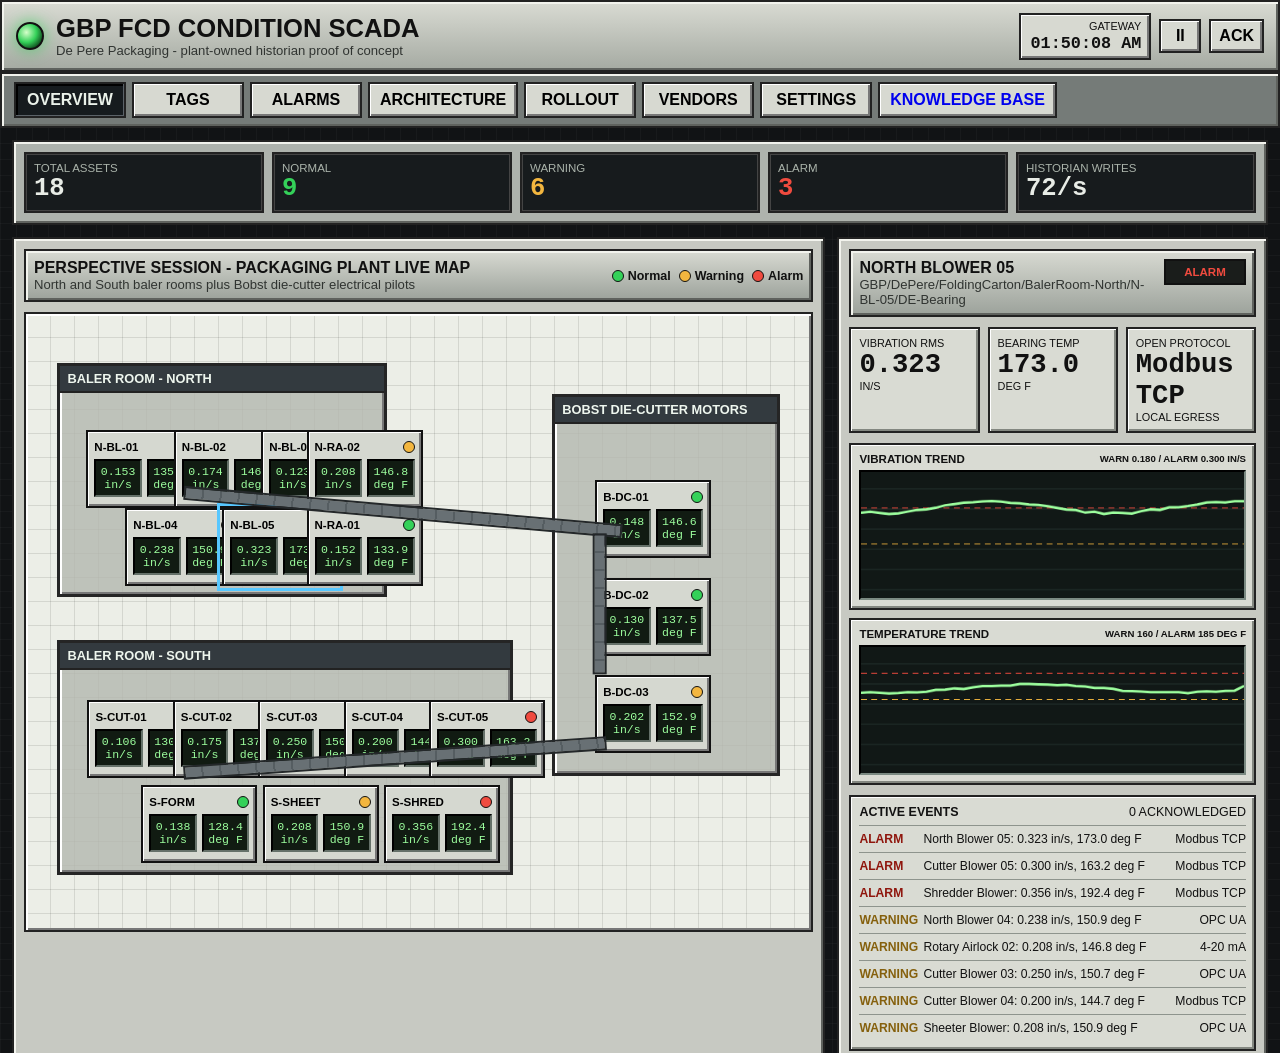
<file: scada.html>
<!doctype html>
<html lang="en">
  <head>
    <meta charset="utf-8">
    <meta name="viewport" content="width=device-width, initial-scale=1">
    <title>GBP Packaging SCADA Proof of Concept</title>
    <meta name="description" content="Plant-owned SCADA and historian proof of concept for packaging plant condition monitoring.">
    <link rel="stylesheet" href="styles.css">
  </head>
  <body>
    <div class="app-shell">
      <header class="topbar">
        <div class="brand-block">
          <span class="brand-light" aria-hidden="true"></span>
          <div>
            <h1>GBP FCD Condition SCADA</h1>
            <p>De Pere Packaging - plant-owned historian proof of concept</p>
          </div>
        </div>
        <div class="top-actions">
          <div class="clock-panel">
            <span>Gateway</span>
            <strong id="clock">--:--:--</strong>
          </div>
          <button class="icon-button" id="pauseBtn" type="button" title="Pause live simulation" aria-label="Pause live simulation">II</button>
          <button class="icon-button" id="ackBtn" type="button" title="Acknowledge visible alarms" aria-label="Acknowledge visible alarms">ACK</button>
        </div>
      </header>

      <nav class="screen-tabs" aria-label="SCADA views">
        <button class="tab is-active" type="button" data-view="overview">Overview</button>
        <button class="tab" type="button" data-view="tags">Tags</button>
        <button class="tab" type="button" data-view="alarms">Alarms</button>
        <button class="tab" type="button" data-view="architecture">Architecture</button>
        <button class="tab" type="button" data-view="rollout">Rollout</button>
        <button class="tab" type="button" data-view="vendors">Vendors</button>
        <button class="tab" type="button" data-view="settings">Settings</button>
        <a class="tab" href="index.html" style="text-decoration:none;display:inline-block;" onclick="this.href='index.html'+location.hash">Knowledge Base</a>
      </nav>

      <main>
        <section class="view is-active" id="overview" aria-labelledby="overview-title">
          <div class="status-strip">
            <div class="status-tile">
              <span>Total assets</span>
              <strong id="assetCount">18</strong>
            </div>
            <div class="status-tile normal">
              <span>Normal</span>
              <strong id="normalCount">0</strong>
            </div>
            <div class="status-tile warning">
              <span>Warning</span>
              <strong id="warningCount">0</strong>
            </div>
            <div class="status-tile alarm">
              <span>Alarm</span>
              <strong id="alarmCount">0</strong>
            </div>
            <div class="status-tile">
              <span>Historian writes</span>
              <strong id="writeCount">0/s</strong>
            </div>
          </div>

          <div class="overview-grid">
            <section class="plant-panel" aria-labelledby="overview-title">
              <div class="panel-titlebar">
                <div>
                  <h2 id="overview-title">Perspective Session - Packaging Plant Live Map</h2>
                  <p>North and South baler rooms plus Bobst die-cutter electrical pilots</p>
                </div>
                <div class="legend">
                  <span><i class="led normal"></i>Normal</span>
                  <span><i class="led warning"></i>Warning</span>
                  <span><i class="led alarm"></i>Alarm</span>
                </div>
              </div>

              <div class="plant-map" id="plantMap" aria-label="Interactive equipment map"></div>
            </section>

            <aside class="detail-panel" aria-labelledby="detail-title">
              <div class="panel-titlebar compact">
                <div>
                  <h2 id="detail-title">Asset Detail</h2>
                  <p id="detailPath">Select a machine node</p>
                </div>
                <span class="status-pill" id="detailStatus">NORMAL</span>
              </div>

              <div class="big-readouts">
                <div>
                  <span>Vibration RMS</span>
                  <strong id="detailVib">--</strong>
                  <small>in/s</small>
                </div>
                <div>
                  <span>Bearing temp</span>
                  <strong id="detailTemp">--</strong>
                  <small>deg F</small>
                </div>
                <div>
                  <span>Open protocol</span>
                  <strong id="detailProtocol">--</strong>
                  <small>local egress</small>
                </div>
              </div>

              <div class="trend-stack">
                <div class="chart-block">
                  <div class="chart-heading">
                    <span>Vibration trend</span>
                    <small id="vibThresholdLabel">Warn .18 / Alarm .30 in/s</small>
                  </div>
                  <canvas id="vibChart" width="520" height="150"></canvas>
                </div>
                <div class="chart-block">
                  <div class="chart-heading">
                    <span>Temperature trend</span>
                    <small id="tempThresholdLabel">Warn 160 / Alarm 185 deg F</small>
                  </div>
                  <canvas id="tempChart" width="520" height="150"></canvas>
                </div>
              </div>

              <div class="alarm-list">
                <div class="alarm-header">
                  <strong>Active events</strong>
                  <span id="ackState">0 acknowledged</span>
                </div>
                <div id="eventList"></div>
              </div>
            </aside>
          </div>
        </section>

        <section class="view" id="tags" aria-labelledby="tags-title">
          <div class="wide-panel">
            <div class="panel-titlebar">
              <div>
                <h2 id="tags-title">Tag Browser and UDT Instances</h2>
                <p>Ignition-style provider tree, current values, quality, scan class, and historian state</p>
              </div>
              <span class="status-pill normal">TAG PROVIDER OK</span>
            </div>
            <div class="ignition-grid">
              <aside class="tree-panel">
                <h3>Realtime Tag Provider</h3>
                <ul class="tag-tree">
                  <li>[default]</li>
                  <li>GBP
                    <ul>
                      <li>DePere
                        <ul>
                          <li>FoldingCarton</li>
                          <li>BalerRoom-North</li>
                          <li>BalerRoom-South</li>
                          <li>BobstDieCutters</li>
                        </ul>
                      </li>
                    </ul>
                  </li>
                </ul>
                <div class="gateway-card">
                  <h3>Gateway Health</h3>
                  <p>Store-and-forward: <strong>0 quarantined</strong></p>
                  <p>MQTT primary: <strong>connected</strong></p>
                  <p>Historian cache: <strong>writing</strong></p>
                  <p>Scan class: <strong>1.2s POC</strong></p>
                </div>
              </aside>
              <section class="tag-table-wrap">
                <div class="table-toolbar">
                  <strong>UDT: ConditionMotor</strong>
                  <input id="tagSearch" type="search" placeholder="Filter: name, id, room, protocol, status" aria-label="Filter tag table" style="flex:1;min-width:200px;max-width:320px;margin:0 12px;padding:4px 10px;font:inherit;color:inherit;background:rgba(0,0,0,0.25);border:1px solid rgba(128,128,128,0.45);border-radius:4px;">
                  <span id="tagFilterCount">18 tags</span>
                  <div class="toolbar-buttons">
                    <button type="button" id="exportTagsCsv">Export CSV</button>
                  </div>
                </div>
                <div class="tag-table" id="tagTable" role="table" aria-label="Realtime tags"></div>
              </section>
            </div>
          </div>
        </section>

        <section class="view" id="alarms" aria-labelledby="alarms-title">
          <div class="wide-panel">
            <div class="panel-titlebar">
              <div>
                <h2 id="alarms-title">Alarm Status and Journal</h2>
                <p>Active alarms, acknowledgement state, shelves, and notification pipeline history</p>
              </div>
              <span class="status-pill alarm">LIVE EVENTS</span>
            </div>
            <div class="alarm-console">
              <section class="alarm-console-main">
                <div class="table-toolbar">
                  <strong>Alarm Status Table</strong>
                  <div class="toolbar-buttons">
                    <button type="button" id="ackAllAlarms">Ack All</button>
                    <button type="button" id="shelveWarnings">Shelve Warnings</button>
                    <button type="button" id="clearShelves">Clear Shelves</button>
                    <button type="button" id="exportAlarmsCsv">Export CSV</button>
                  </div>
                </div>
                <div class="journal-table" id="alarmJournal" role="table" aria-label="Alarm journal"></div>
              </section>
              <aside class="pipeline-panel">
                <h3>Alarm Pipeline</h3>
                <ol class="pipeline">
                  <li>Condition tag crosses threshold</li>
                  <li>Priority rule: alarm beats warning</li>
                  <li>Email / SMS roster lookup</li>
                  <li>Escalate if unacknowledged</li>
                  <li>Write event to historian</li>
                </ol>
                <div class="gateway-card">
                  <h3>Journal Query</h3>
                  <p>Provider: <strong>[default]</strong></p>
                  <p>Window: <strong>Last 8 hours</strong></p>
                  <p>Rows shown: <strong id="journalRows">0</strong></p>
                </div>
              </aside>
            </div>
          </div>
        </section>

        <section class="view" id="architecture" aria-labelledby="architecture-title">
          <div class="wide-panel">
            <div class="panel-titlebar">
              <div>
                <h2 id="architecture-title">Recommended Architecture</h2>
                <p>Ignition-style SCADA/Historian first, with Power BI as reporting only</p>
              </div>
              <span class="status-pill normal">UNS FIRST</span>
            </div>
            <div class="architecture-flow" aria-label="Architecture flow diagram">
              <div class="flow-node">Sensors<br><span>Banner, IFM, CTC</span></div>
              <div class="flow-arrow">></div>
              <div class="flow-node">Room Gateways<br><span>DXMR90 / Edge</span></div>
              <div class="flow-arrow">></div>
              <div class="flow-node primary">Ignition Gateway<br><span>SCADA, alarms, UNS</span></div>
              <div class="flow-arrow">></div>
              <div class="flow-node">SQL / Canary<br><span>System of record</span></div>
              <div class="flow-arrow">></div>
              <div class="flow-node muted">Power BI<br><span>Management summaries</span></div>
            </div>
            <div class="architecture-grid">
              <article>
                <h3>Plant-Owned Data Backbone</h3>
                <p>Field devices publish open-protocol data into a unified namespace such as <code>GBP/DePere/FoldingCarton/BalerRoom-North/Blower-01/DE-Bearing</code>. The historian is the durable record, not a vendor cloud dashboard.</p>
              </article>
              <article>
                <h3>Ignition Project Shape</h3>
                <p>Perspective-style pages, a realtime tag provider, UDT instances per asset, alarm pipelines, Tag Historian storage, store-and-forward buffering, gateway status, and role-scoped operator views.</p>
              </article>
              <article>
                <h3>Protocol Contract</h3>
                <p>Accept Modbus TCP/RTU, OPC UA, EtherNet/IP, MQTT/Sparkplug B, or 4-20 mA into PLC/SCADA. Reject pilots that cannot prove local live data and full metadata egress.</p>
              </article>
              <article>
                <h3>Hybrid Monitoring</h3>
                <p>Use vibration and temperature for blower bearing/lubrication faults. Add ESA or power-quality diagnostics for high-value VFD-fed Bobst main motors where electrical signatures matter.</p>
              </article>
            </div>
          </div>
        </section>

        <section class="view" id="rollout" aria-labelledby="rollout-title">
          <div class="wide-panel">
            <div class="panel-titlebar">
              <div>
                <h2 id="rollout-title">Staged Plant Rollout</h2>
                <p>Built around low-risk proof points and ownership of the data stream</p>
              </div>
              <span class="status-pill warning">PHASED</span>
            </div>
            <div class="phase-grid">
              <article><b>0</b><h3>Backbone</h3><p>Install Ignition or trial gateway, define UNS, stand up MQTT broker and historian. Success: one live owned tag historized and trended.</p></article>
              <article><b>1</b><h3>Pilot assets</h3><p>Put Banner VIBE-IQ/QM30VT3 on one North and one South blower. Baseline one Bobst motor with ATPOL III/PdMA/Samotics path.</p></article>
              <article><b>2</b><h3>Blower rollout</h3><p>Standardize on the phase-1 vibration vendor and roll to all 13 blower points with room gateways and SCADA thresholds.</p></article>
              <article><b>3</b><h3>Die-cutter motors</h3><p>Add ESA or smart MCC data for rotor, stator, eccentricity, power quality, and load/efficiency diagnostics.</p></article>
              <article><b>4</b><h3>Hardening</h3><p>Formalize redundancy, edge buffering, segmented OT VLAN, alarm pipelines, and tag/UDT standards.</p></article>
              <article><b>5</b><h3>Reliability analytics</h3><p>Feed summarized KPIs to Power BI while keeping real-time monitoring and alarm response in SCADA.</p></article>
            </div>
          </div>
        </section>

        <section class="view" id="vendors" aria-labelledby="vendors-title">
          <div class="wide-panel">
            <div class="panel-titlebar">
              <div>
                <h2 id="vendors-title">Vendor Shortlist and Questions</h2>
                <p>Favor open data egress and plant-owned diagnostics over dashboard lock-in</p>
              </div>
              <span class="status-pill alarm">LOCK-IN CHECK</span>
            </div>
            <div class="vendor-table" role="table" aria-label="Vendor fit table">
              <div role="row" class="table-head"><span>System</span><span>Best fit</span><span>Protocols</span><span>Risk</span></div>
              <div role="row"><span>Banner QM30VT3 / VIBE-IQ</span><span>Baler-room wireless pilot</span><span>Modbus, IO-Link, EtherNet/IP via DXMR90</span><span>Confirm FFT/waveform export depth</span></div>
              <div role="row"><span>IFM VSE + VSA</span><span>Permanent wired sensors</span><span>OPC UA, Modbus TCP, EtherNet/IP, Profinet</span><span>Higher install effort</span></div>
              <div role="row"><span>CTC / Wilcoxon</span><span>Controls-native 4-20 mA path</span><span>4-20 mA, Modbus TCP/RS-485</span><span>PLC logic owns diagnostics</span></div>
              <div role="row"><span>Samotics SAM4</span><span>Continuous VFD-fed motor ESA</span><span>REST API or MQTT</span><span>Cloud analytics overlay</span></div>
              <div role="row"><span>ATPOL III / PdMA</span><span>Owned periodic ESA route</span><span>Software export to confirm</span><span>Training and route discipline</span></div>
            </div>
            <div class="question-bank">
              <h3>Questionnaire Gate</h3>
              <ol>
                <li>Can the system deliver meaningful analysis without your cloud dashboard?</li>
                <li>Do you export raw waveform, FFT spectra, scalar trends, alarm state, sensor health, and asset metadata?</li>
                <li>Which live/local protocols are supported: OPC UA, Modbus, EtherNet/IP, MQTT/Sparkplug B, REST, SQL, CSV?</li>
                <li>What still works if subscription fees stop?</li>
                <li>Can the pilot prove one live local tag in our historian before purchase?</li>
              </ol>
            </div>
          </div>
        </section>

        <section class="view" id="settings" aria-labelledby="settings-title">
          <div class="wide-panel">
            <div class="panel-titlebar">
              <div>
                <h2 id="settings-title">Thresholds and Alert Routing</h2>
                <p>POC notification routing for vibration, temperature, email, and SMS escalation</p>
              </div>
              <span class="status-pill warning">SIMULATED SEND</span>
            </div>
            <div class="settings-grid">
              <form class="settings-card" id="thresholdForm">
                <h3>Alarm Thresholds</h3>
                <label>Vibration warning in/s <input id="vibWarn" type="number" min="0.01" max="1" step="0.001"></label>
                <label>Vibration alarm in/s <input id="vibAlarm" type="number" min="0.01" max="1" step="0.001"></label>
                <label>Temperature warning deg F <input id="tempWarn" type="number" min="80" max="260" step="1"></label>
                <label>Temperature alarm deg F <input id="tempAlarm" type="number" min="80" max="260" step="1"></label>
                <div class="form-actions">
                  <button type="submit">Apply Thresholds</button>
                  <button type="button" id="resetThresholds">Reset</button>
                </div>
              </form>

              <form class="settings-card" id="alertForm">
                <h3>Alert Contacts</h3>
                <label>Email recipients <input id="emailRecipients" type="text" placeholder="maintenance@plant.com, controls@plant.com"></label>
                <label>Text recipients <input id="smsRecipients" type="text" placeholder="+19205550123, +19205550124"></label>
                <div class="switch-row">
                  <label><input id="emailEnabled" type="checkbox" checked> Email alerts</label>
                  <label><input id="smsEnabled" type="checkbox" checked> Text alerts</label>
                </div>
                <div class="form-actions">
                  <button type="submit">Save Routing</button>
                  <button type="button" id="sendTestAlert">Send Test Alert</button>
                </div>
              </form>

              <article class="settings-card">
                <h3>Alert Behavior</h3>
                <p>When an asset enters alarm, this demo queues an email and text notification with tag path, values, threshold, and protocol. In a production Ignition build, this maps to alarm pipelines using SMTP and an SMS gateway such as carrier email-to-SMS, Twilio, or plant paging.</p>
                <p class="soft-warning">Static GitHub Pages cannot send private server-side email or SMS by itself. This screen demonstrates the operator workflow and payload.</p>
              </article>

              <article class="settings-card alert-log-card">
                <div class="alarm-header">
                  <strong>Outbound alert log</strong>
                  <span id="alertRouteState">Email + SMS enabled</span>
                </div>
                <div id="alertLog"></div>
              </article>
            </div>
          </div>
        </section>
      </main>

      <footer class="statusbar">
        <span>PLC NET: OK</span>
        <span>MQTT BROKER: ONLINE</span>
        <span>HISTORIAN: WRITING</span>
        <span>POC DATA: SIMULATED</span>
      </footer>
    </div>
    <script src="app.js"></script>
  </body>
</html>
</file>
<file: styles.css>
:root {
  --bg: #111315;
  --panel: #c7c9c2;
  --panel-dark: #8d918b;
  --ink: #111;
  --line: #2a2d2f;
  --shadow: #f2f3ed;
  --green: #34d159;
  --amber: #f3b63f;
  --red: #f04b3f;
  --cyan: #57c7ff;
}

* {
  box-sizing: border-box;
}

body {
  margin: 0;
  min-width: 320px;
  background: #050607;
  color: var(--ink);
  font-family: "Arial Narrow", Arial, sans-serif;
  letter-spacing: 0;
}

body.is-locked {
  background: #050607;
}

body.is-locked .app-shell {
  display: none;
}

.access-gate {
  min-height: 100vh;
  display: grid;
  place-items: center;
  padding: 18px;
  background:
    linear-gradient(90deg, rgba(255,255,255,.03) 1px, transparent 1px),
    linear-gradient(0deg, rgba(255,255,255,.03) 1px, transparent 1px),
    #0b0f11;
  background-size: 18px 18px;
}

body:not(.is-locked) .access-gate {
  display: none;
}

.gate-panel {
  width: min(460px, 100%);
  border: 2px solid #222;
  padding: 18px;
  background: linear-gradient(#d9dbd3, #a5aaa2);
  box-shadow: inset 2px 2px 0 #fff, inset -2px -2px 0 #5f625e;
}

.gate-panel h1 {
  margin-bottom: 8px;
}

.gate-panel p,
.gate-panel label {
  display: block;
  margin-bottom: 10px;
}

.gate-row {
  display: grid;
  grid-template-columns: 1fr auto;
  gap: 8px;
}

.gate-row input,
.settings-card input[type="text"],
.settings-card input[type="number"] {
  min-height: 36px;
  border: 2px inset #2b2d2c;
  padding: 6px 8px;
  background: #111b12;
  color: #9dff9e;
  font-family: "Courier New", monospace;
  width: 100%;
}

.gate-row button,
.settings-card button {
  min-height: 36px;
  border: 2px solid #222;
  background: #d7d9d1;
  box-shadow: inset 1px 1px 0 #fff, inset -2px -2px 0 #777;
  font-weight: 900;
  cursor: pointer;
}

.gate-error {
  min-height: 18px;
  color: #8f160d;
  font-weight: 900;
}

button {
  font: inherit;
}

.app-shell {
  min-height: 100vh;
  display: flex;
  flex-direction: column;
  background:
    linear-gradient(90deg, rgba(255,255,255,.03) 1px, transparent 1px),
    linear-gradient(0deg, rgba(255,255,255,.03) 1px, transparent 1px),
    var(--bg);
  background-size: 16px 16px;
}

.topbar,
.statusbar,
.screen-tabs,
.panel-titlebar,
.status-strip,
.plant-panel,
.detail-panel,
.wide-panel {
  border: 2px solid #222;
  box-shadow: inset 2px 2px 0 var(--shadow), inset -2px -2px 0 #5f625e;
}

.topbar {
  min-height: 72px;
  padding: 10px 14px;
  display: flex;
  align-items: center;
  justify-content: space-between;
  gap: 12px;
  background: linear-gradient(#d9dbd3, #a5aaa2);
}

.brand-block {
  display: flex;
  align-items: center;
  gap: 12px;
  min-width: 0;
}

.brand-light {
  width: 28px;
  height: 28px;
  flex: 0 0 auto;
  border: 2px solid #111;
  border-radius: 50%;
  background: radial-gradient(circle at 35% 35%, #d6ffca, var(--green) 45%, #145b25 75%);
  box-shadow: 0 0 16px rgba(52,209,89,.75);
}

h1,
h2,
h3,
p {
  margin: 0;
}

h1 {
  font-size: clamp(1.1rem, 2vw, 1.7rem);
  text-transform: uppercase;
}

.topbar p,
.panel-titlebar p {
  color: #303431;
  font-size: .82rem;
}

.top-actions {
  display: flex;
  align-items: center;
  gap: 8px;
}

.clock-panel,
.icon-button,
.tab {
  border: 2px solid #222;
  background: #d7d9d1;
  box-shadow: inset 1px 1px 0 #fff, inset -2px -2px 0 #777;
}

.clock-panel {
  min-width: 132px;
  padding: 5px 8px;
  display: grid;
  gap: 2px;
  text-align: right;
}

.clock-panel span {
  font-size: .68rem;
  text-transform: uppercase;
}

.clock-panel strong {
  font-family: "Courier New", monospace;
  font-size: 1.05rem;
}

.icon-button,
.tab {
  cursor: pointer;
  min-height: 34px;
}

.icon-button {
  min-width: 42px;
  padding: 4px 8px;
  font-weight: 800;
}

.screen-tabs {
  display: flex;
  gap: 6px;
  padding: 8px 12px;
  background: #757b78;
  overflow-x: auto;
}

.tab {
  min-width: 112px;
  padding: 7px 10px;
  text-transform: uppercase;
  font-weight: 800;
}

.tab.is-active {
  background: #161b1e;
  color: #eaf1e9;
  box-shadow: inset -1px -1px 0 #5b6268, inset 2px 2px 0 #000;
}

main {
  flex: 1;
  padding: 12px;
}

.view {
  display: none;
}

.view.is-active {
  display: block;
}

.status-strip {
  display: grid;
  grid-template-columns: repeat(5, minmax(130px, 1fr));
  gap: 8px;
  padding: 10px;
  margin-bottom: 12px;
  background: #aeb3ad;
}

.status-tile {
  border: 2px solid #222;
  padding: 8px;
  background: #171b1d;
  color: #e8ece6;
  box-shadow: inset 0 0 0 1px #444;
}

.status-tile span {
  display: block;
  color: #aab3aa;
  font-size: .72rem;
  text-transform: uppercase;
}

.status-tile strong {
  display: block;
  font-family: "Courier New", monospace;
  font-size: 1.6rem;
}

.status-tile.normal strong { color: var(--green); }
.status-tile.warning strong { color: var(--amber); }
.status-tile.alarm strong { color: var(--red); }

.overview-grid {
  display: grid;
  grid-template-columns: minmax(0, 1.7fr) minmax(340px, .9fr);
  gap: 12px;
}

.plant-panel,
.detail-panel,
.wide-panel {
  background: var(--panel);
  padding: 10px;
}

.panel-titlebar {
  display: flex;
  justify-content: space-between;
  align-items: center;
  gap: 10px;
  background: linear-gradient(#d8dad2, #9ca29b);
  padding: 8px;
  margin-bottom: 10px;
}

.panel-titlebar.compact {
  align-items: flex-start;
}

.panel-titlebar h2 {
  font-size: 1rem;
  text-transform: uppercase;
}

.legend {
  display: flex;
  flex-wrap: wrap;
  gap: 8px;
  justify-content: flex-end;
  font-size: .78rem;
  font-weight: 800;
}

.legend span {
  display: inline-flex;
  align-items: center;
  gap: 4px;
}

.led {
  width: 12px;
  height: 12px;
  display: inline-block;
  border: 1px solid #111;
  border-radius: 50%;
}

.led.normal { background: var(--green); }
.led.warning { background: var(--amber); }
.led.alarm { background: var(--red); }

.plant-map {
  min-height: 620px;
  position: relative;
  overflow: hidden;
  border: 2px solid #222;
  background:
    linear-gradient(90deg, rgba(0,0,0,.1) 1px, transparent 1px),
    linear-gradient(0deg, rgba(0,0,0,.1) 1px, transparent 1px),
    #eceee7;
  background-size: 24px 24px;
  box-shadow: inset 2px 2px 0 #fff, inset -2px -2px 0 #777;
}

.room {
  position: absolute;
  border: 3px solid #252525;
  background: rgba(181, 185, 176, .82);
  box-shadow: inset 2px 2px 0 #fff, inset -2px -2px 0 #777;
}

.room h3 {
  padding: 5px 7px;
  border-bottom: 2px solid #222;
  background: #333a3f;
  color: #eef6ee;
  font-size: .8rem;
  text-transform: uppercase;
}

.room.north { left: 4%; top: 8%; width: 42%; height: 38%; }
.room.south { left: 4%; top: 53%; width: 58%; height: 38%; }
.room.diecutter { right: 4%; top: 13%; width: 29%; height: 62%; }

.duct {
  position: absolute;
  height: 14px;
  background: repeating-linear-gradient(90deg, #687074 0 16px, #555d61 16px 18px);
  border: 2px solid #24282a;
}

.duct.d1 { left: 20%; top: 31%; width: 56%; transform: rotate(5deg); }
.duct.d2 { left: 20%; top: 71%; width: 54%; transform: rotate(-4deg); }
.duct.d3 { right: 18%; top: 46%; width: 18%; transform: rotate(90deg); }

.asset-node {
  position: absolute;
  width: 116px;
  min-height: 78px;
  border: 2px solid #111;
  background: #d5d8d0;
  box-shadow: inset 1px 1px 0 #fff, inset -2px -2px 0 #777;
  padding: 6px;
  cursor: pointer;
}

.asset-node.is-selected {
  outline: 3px solid var(--cyan);
  outline-offset: 2px;
}

.asset-node.alarm {
  animation: alarmPulse 1s infinite;
}

@keyframes alarmPulse {
  0%, 100% { box-shadow: inset 1px 1px 0 #fff, inset -2px -2px 0 #777, 0 0 0 rgba(240,75,63,0); }
  50% { box-shadow: inset 1px 1px 0 #fff, inset -2px -2px 0 #777, 0 0 18px rgba(240,75,63,.85); }
}

.asset-head {
  display: flex;
  align-items: center;
  justify-content: space-between;
  gap: 6px;
  font-weight: 800;
  font-size: .72rem;
}

.asset-readouts {
  display: grid;
  grid-template-columns: 1fr 1fr;
  gap: 5px;
  margin-top: 6px;
}

.lcd {
  min-height: 28px;
  border: 2px inset #1a1d1b;
  background: #111b12;
  color: #9dff9e;
  font-family: "Courier New", monospace;
  font-size: .72rem;
  padding: 4px;
}

.status-pill {
  display: inline-flex;
  align-items: center;
  justify-content: center;
  min-width: 82px;
  min-height: 26px;
  border: 2px solid #111;
  padding: 3px 8px;
  background: #1a1d1b;
  color: var(--green);
  font-weight: 900;
  font-size: .72rem;
  text-transform: uppercase;
}

.status-pill.warning { color: var(--amber); }
.status-pill.alarm { color: var(--red); }
.status-pill.normal { color: var(--green); }

.big-readouts {
  display: grid;
  grid-template-columns: repeat(3, minmax(0, 1fr));
  gap: 8px;
  margin-bottom: 10px;
}

.big-readouts div,
.chart-block,
.alarm-list,
.architecture-grid article,
.phase-grid article,
.question-bank {
  border: 2px solid #222;
  background: #d9dbd3;
  box-shadow: inset 1px 1px 0 #fff, inset -2px -2px 0 #838780;
}

.big-readouts div {
  padding: 8px;
  min-width: 0;
}

.big-readouts span,
.big-readouts small {
  display: block;
  font-size: .68rem;
  text-transform: uppercase;
}

.big-readouts strong {
  display: block;
  font-family: "Courier New", monospace;
  font-size: clamp(1.1rem, 3vw, 1.7rem);
  overflow-wrap: anywhere;
}

.trend-stack {
  display: grid;
  gap: 8px;
}

.chart-block {
  padding: 8px;
}

.chart-heading {
  display: flex;
  justify-content: space-between;
  gap: 8px;
  margin-bottom: 5px;
  font-size: .72rem;
  font-weight: 800;
  text-transform: uppercase;
}

canvas {
  width: 100%;
  height: 130px;
  display: block;
  background: #111816;
  border: 2px inset #303633;
}

.alarm-list {
  margin-top: 10px;
  padding: 8px;
}

.alarm-header {
  display: flex;
  justify-content: space-between;
  gap: 8px;
  margin-bottom: 6px;
  text-transform: uppercase;
  font-size: .78rem;
}

.event-row {
  display: grid;
  grid-template-columns: 58px 1fr auto;
  gap: 6px;
  border-top: 1px solid #8e948d;
  padding: 6px 0;
  font-size: .76rem;
}

.event-row.alarm strong { color: #8f160d; }
.event-row.warning strong { color: #85600d; }

.wide-panel {
  min-height: 640px;
}

.architecture-flow {
  display: grid;
  grid-template-columns: repeat(5, minmax(120px, 1fr));
  align-items: center;
  gap: 8px;
  margin-bottom: 14px;
}

.flow-node {
  min-height: 94px;
  display: grid;
  place-items: center;
  text-align: center;
  border: 2px solid #222;
  background: #d9dbd3;
  box-shadow: inset 1px 1px 0 #fff, inset -2px -2px 0 #838780;
  font-weight: 900;
}

.flow-node span {
  display: block;
  margin-top: 4px;
  font-size: .72rem;
  font-weight: 700;
}

.flow-node.primary {
  background: #1b2428;
  color: #eaffec;
}

.flow-node.muted {
  background: #b7bab2;
}

.flow-arrow {
  display: none;
}

.architecture-grid,
.phase-grid,
.settings-grid {
  display: grid;
  grid-template-columns: repeat(3, minmax(0, 1fr));
  gap: 10px;
}

.architecture-grid article,
.phase-grid article,
.question-bank,
.settings-card {
  padding: 12px;
}

.architecture-grid h3,
.phase-grid h3,
.question-bank h3,
.settings-card h3 {
  margin-bottom: 6px;
  text-transform: uppercase;
  font-size: .9rem;
}

.architecture-grid p,
.phase-grid p,
.question-bank li,
.settings-card p {
  line-height: 1.42;
  font-size: .9rem;
}

code {
  font-family: "Courier New", monospace;
  background: #181c1f;
  color: #9dff9e;
  padding: 1px 3px;
}

.phase-grid article b {
  width: 34px;
  height: 34px;
  display: inline-grid;
  place-items: center;
  margin-bottom: 8px;
  border: 2px solid #111;
  background: #182024;
  color: var(--cyan);
  font-family: "Courier New", monospace;
}

.vendor-table {
  border: 2px solid #222;
  margin-bottom: 12px;
}

.ignition-grid,
.alarm-console {
  display: grid;
  grid-template-columns: 300px minmax(0, 1fr);
  gap: 10px;
}

.alarm-console {
  grid-template-columns: minmax(0, 1fr) 310px;
}

.tree-panel,
.tag-table-wrap,
.alarm-console-main,
.pipeline-panel,
.gateway-card {
  border: 2px solid #222;
  background: #d9dbd3;
  box-shadow: inset 1px 1px 0 #fff, inset -2px -2px 0 #838780;
}

.tree-panel,
.pipeline-panel {
  padding: 10px;
}

.tree-panel h3,
.pipeline-panel h3,
.gateway-card h3 {
  margin-bottom: 8px;
  font-size: .86rem;
  text-transform: uppercase;
}

.tag-tree,
.tag-tree ul,
.pipeline {
  margin: 0;
  padding-left: 18px;
}

.tag-tree {
  min-height: 300px;
  font-family: "Courier New", monospace;
  font-size: .8rem;
  line-height: 1.65;
}

.gateway-card {
  margin-top: 10px;
  padding: 10px;
}

.gateway-card p {
  display: flex;
  justify-content: space-between;
  gap: 8px;
  border-top: 1px solid #8e948d;
  padding-top: 6px;
  margin-top: 6px;
  font-size: .78rem;
}

.table-toolbar {
  min-height: 42px;
  display: flex;
  align-items: center;
  justify-content: space-between;
  gap: 10px;
  border-bottom: 2px solid #222;
  padding: 8px;
  background: #333a3f;
  color: #eef6ee;
  font-size: .78rem;
}

.table-toolbar span {
  color: #c7d1ca;
}

.toolbar-buttons {
  display: flex;
  flex-wrap: wrap;
  gap: 6px;
}

.toolbar-buttons button {
  min-height: 28px;
  border: 2px solid #111;
  background: #d7d9d1;
  box-shadow: inset 1px 1px 0 #fff, inset -2px -2px 0 #777;
  font-weight: 900;
  cursor: pointer;
}

.tag-table,
.journal-table {
  max-height: 590px;
  overflow: auto;
  font-family: "Courier New", monospace;
}

.tag-row,
.journal-row {
  display: grid;
  min-width: 860px;
  border-bottom: 1px solid #9aa098;
}

.tag-row {
  grid-template-columns: 2fr .65fr .65fr .8fr .8fr .8fr .9fr;
}

.journal-row {
  grid-template-columns: .8fr 1fr 2fr .8fr .8fr 1fr;
}

.tag-row span,
.journal-row span {
  padding: 7px 8px;
  border-right: 1px solid #a8aea6;
  font-size: .76rem;
  overflow-wrap: anywhere;
}

.tag-row.header span,
.journal-row.header span {
  background: #1b2428;
  color: #e8f2ea;
  font-weight: 900;
  text-transform: uppercase;
}

.tag-row.normal span.status-cell,
.journal-row.normal span:first-child { color: #126b28; font-weight: 900; }
.tag-row.warning span.status-cell,
.journal-row.warning span:first-child { color: #85600d; font-weight: 900; }
.tag-row.alarm span.status-cell,
.journal-row.alarm span:first-child { color: #8f160d; font-weight: 900; }
.journal-row.shelved { opacity: .58; }

.vendor-table [role="row"] {
  display: grid;
  grid-template-columns: 1.1fr 1.2fr 1.3fr 1fr;
  min-height: 54px;
}

.vendor-table span {
  border-right: 1px solid #333;
  border-bottom: 1px solid #333;
  padding: 8px;
  background: #d9dbd3;
  font-size: .86rem;
}

.vendor-table span:last-child {
  border-right: 0;
}

.vendor-table .table-head span {
  background: #1b2428;
  color: #e8f2ea;
  font-weight: 900;
  text-transform: uppercase;
}

.question-bank ol {
  margin: 0;
  padding-left: 20px;
}

.settings-card {
  border: 2px solid #222;
  background: #d9dbd3;
  box-shadow: inset 1px 1px 0 #fff, inset -2px -2px 0 #838780;
}

.settings-card label {
  display: grid;
  gap: 5px;
  margin-top: 9px;
  font-size: .78rem;
  font-weight: 900;
  text-transform: uppercase;
}

.switch-row {
  display: flex;
  flex-wrap: wrap;
  gap: 12px;
  margin: 10px 0;
}

.switch-row label {
  display: inline-flex;
  align-items: center;
  gap: 6px;
  margin: 0;
}

.form-actions {
  display: flex;
  flex-wrap: wrap;
  gap: 8px;
  margin-top: 12px;
}

.form-actions button {
  padding: 0 10px;
}

.soft-warning {
  margin-top: 10px;
  padding: 8px;
  border: 2px solid #85600d;
  background: #fff4c8;
  font-weight: 800;
}

.alert-log-card {
  grid-column: span 2;
}

.alert-log-row {
  display: grid;
  grid-template-columns: 96px 1fr auto;
  gap: 8px;
  border-top: 1px solid #8e948d;
  padding: 7px 0;
  font-size: .78rem;
}

.alert-log-row strong {
  color: #8f160d;
}

.statusbar {
  display: flex;
  flex-wrap: wrap;
  gap: 10px;
  justify-content: space-between;
  padding: 7px 12px;
  background: #1b2428;
  color: #e4ece4;
  font-family: "Courier New", monospace;
  font-size: .78rem;
}

@media (max-width: 1120px) {
  .overview-grid,
  .architecture-grid,
  .phase-grid,
  .settings-grid,
  .ignition-grid,
  .alarm-console {
    grid-template-columns: 1fr;
  }

  .alert-log-card {
    grid-column: auto;
  }

  .detail-panel {
    min-width: 0;
  }

  .plant-map {
    min-height: 760px;
  }

  .room.north { left: 3%; top: 5%; width: 94%; height: 28%; }
  .room.south { left: 3%; top: 37%; width: 94%; height: 31%; }
  .room.diecutter { left: 3%; top: 72%; width: 94%; height: 23%; }

  .duct.d1,
  .duct.d2,
  .duct.d3 {
    display: none;
  }
}

@media (max-width: 760px) {
  .topbar {
    align-items: stretch;
    flex-direction: column;
  }

  .top-actions {
    justify-content: space-between;
  }

  .status-strip {
    grid-template-columns: repeat(2, minmax(0, 1fr));
  }

  .big-readouts,
  .architecture-flow,
  .vendor-table [role="row"],
  .alert-log-row {
    grid-template-columns: 1fr;
  }

  .vendor-table span {
    border-right: 0;
  }

  .plant-map {
    min-height: 980px;
  }

  .asset-node {
    width: 104px;
  }
}
</file>
